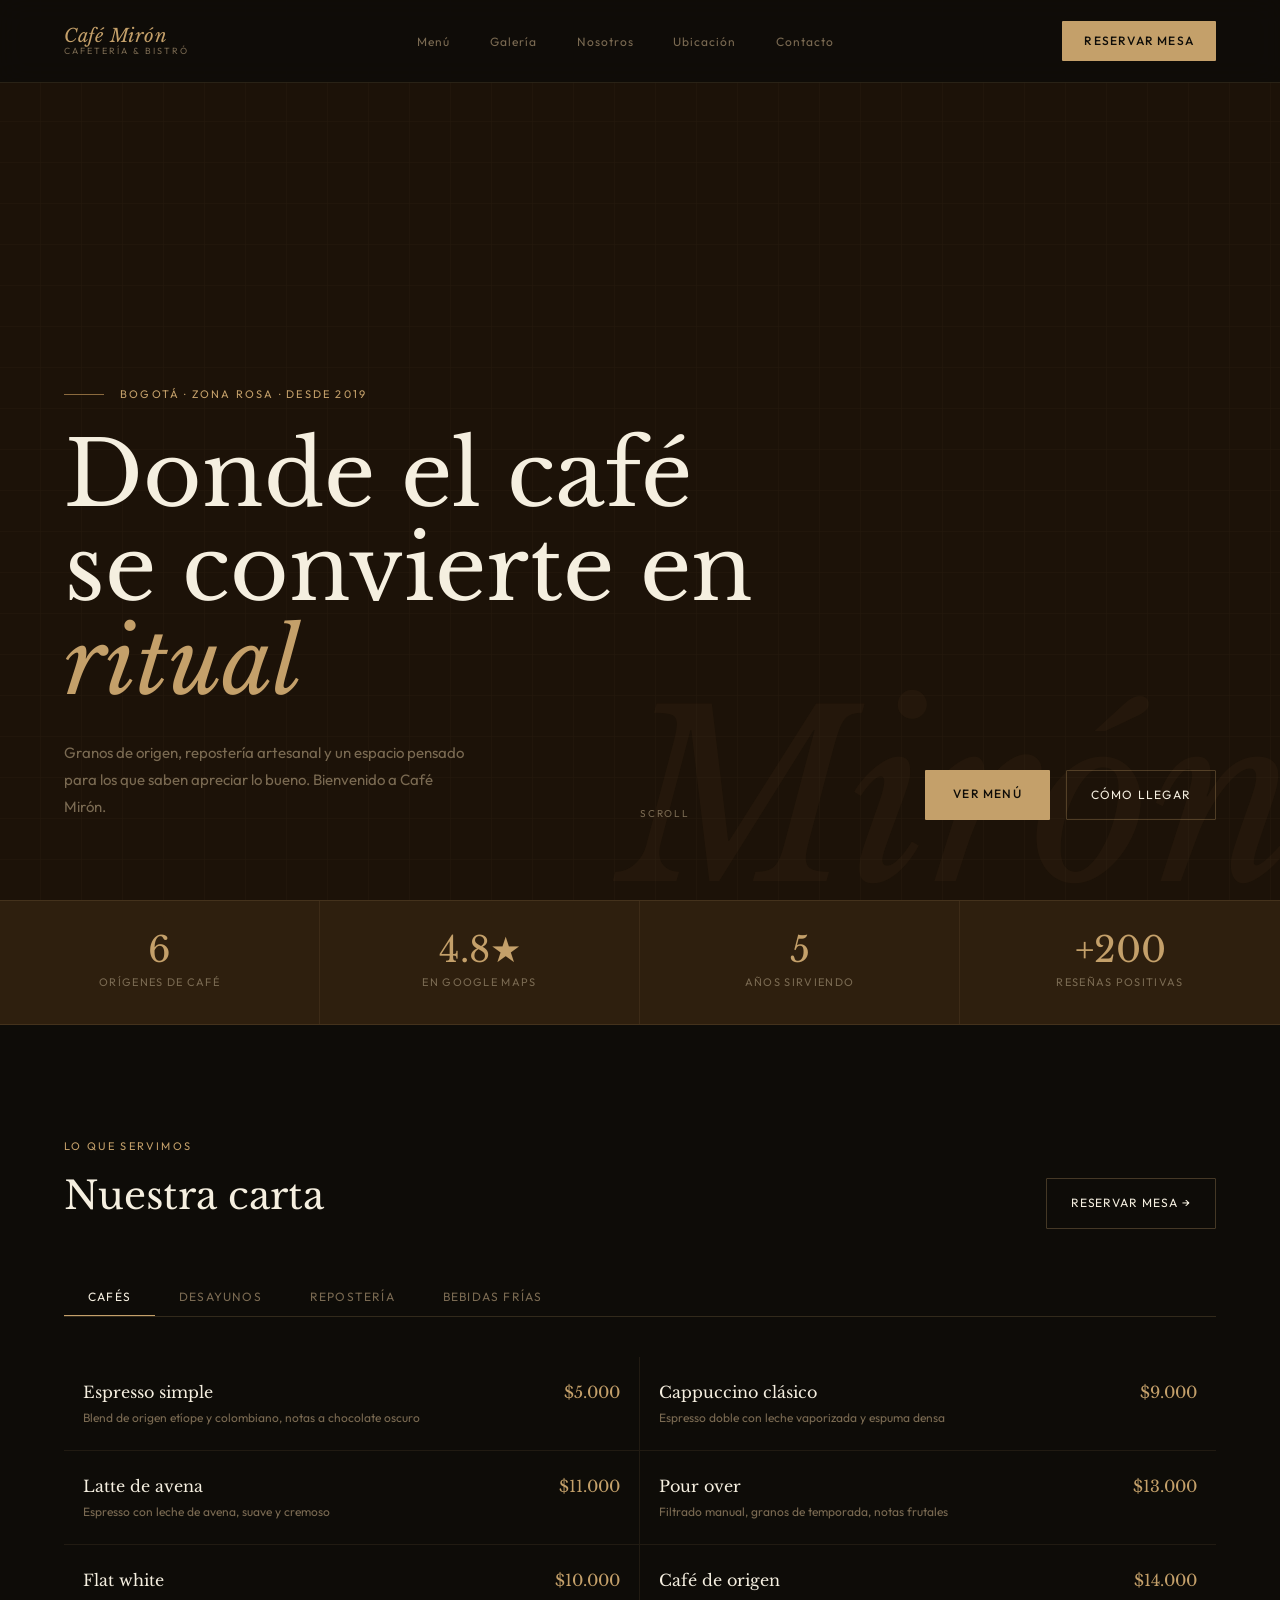
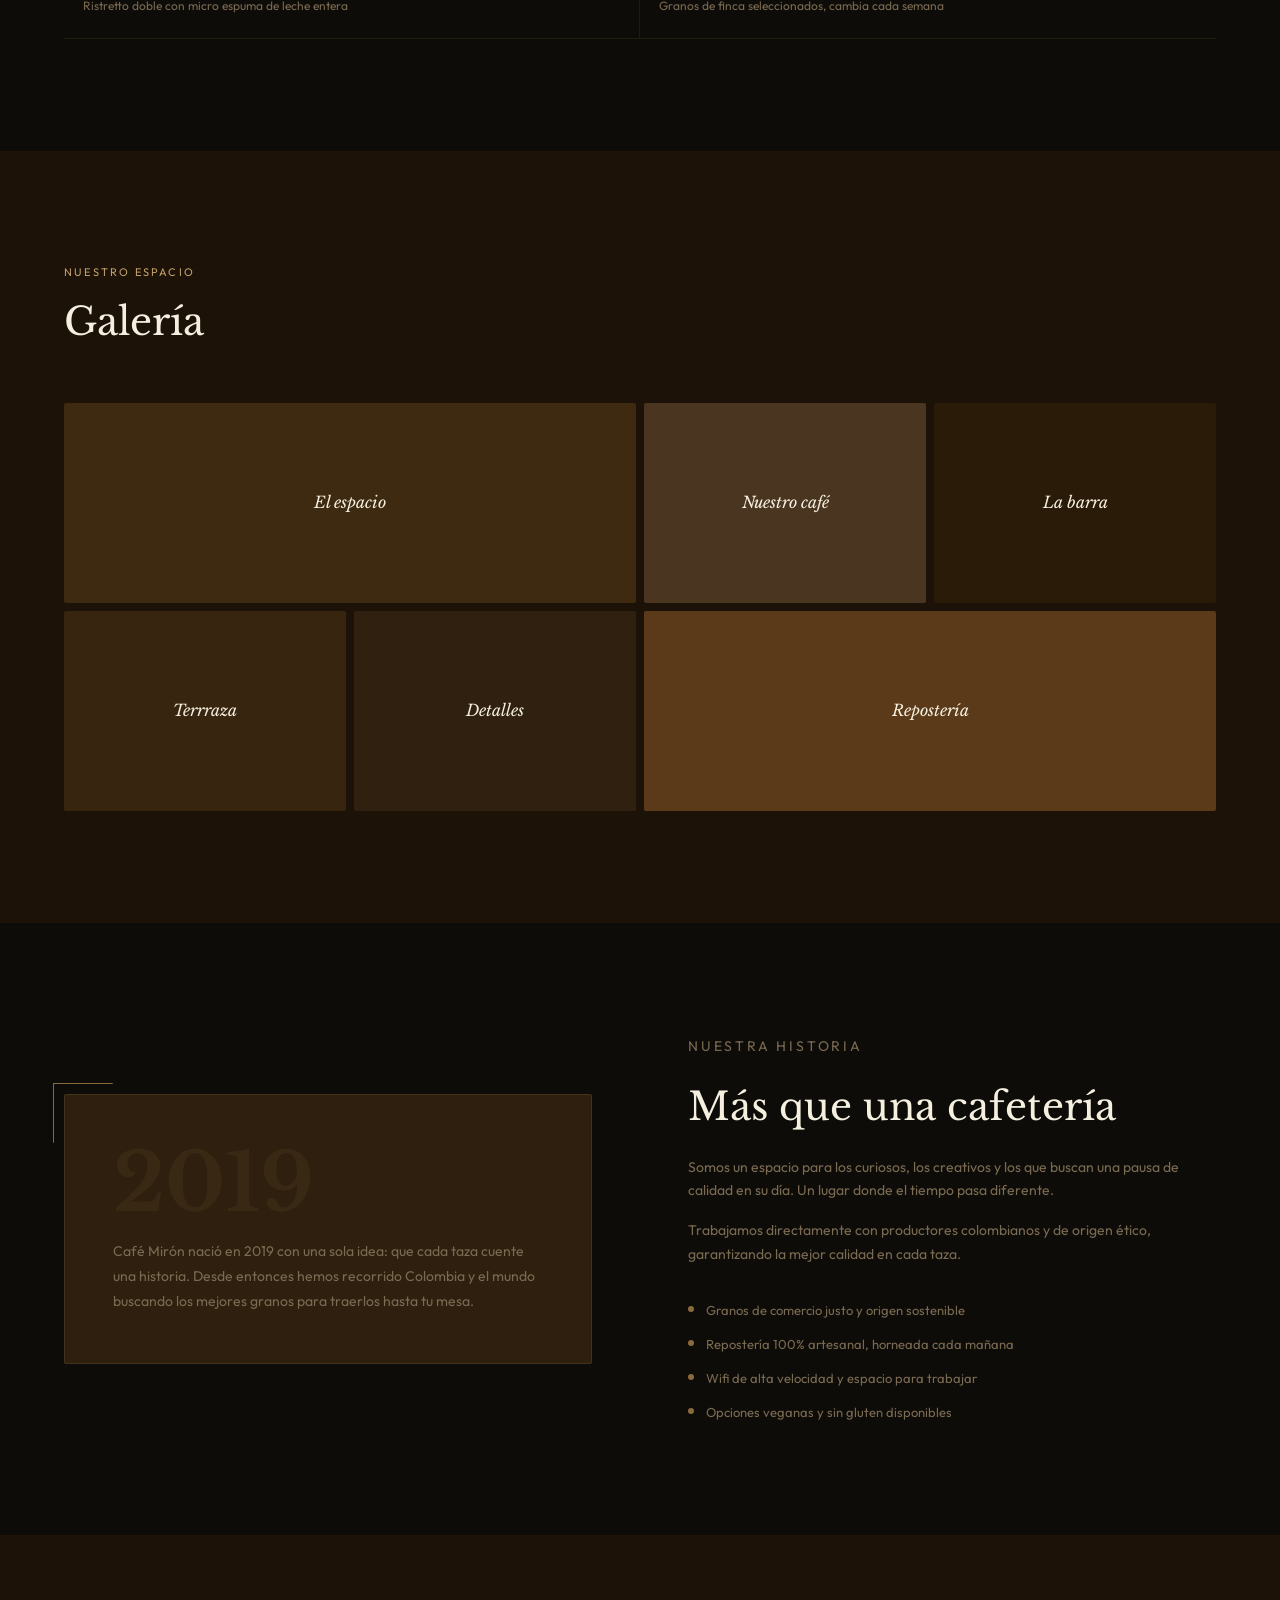
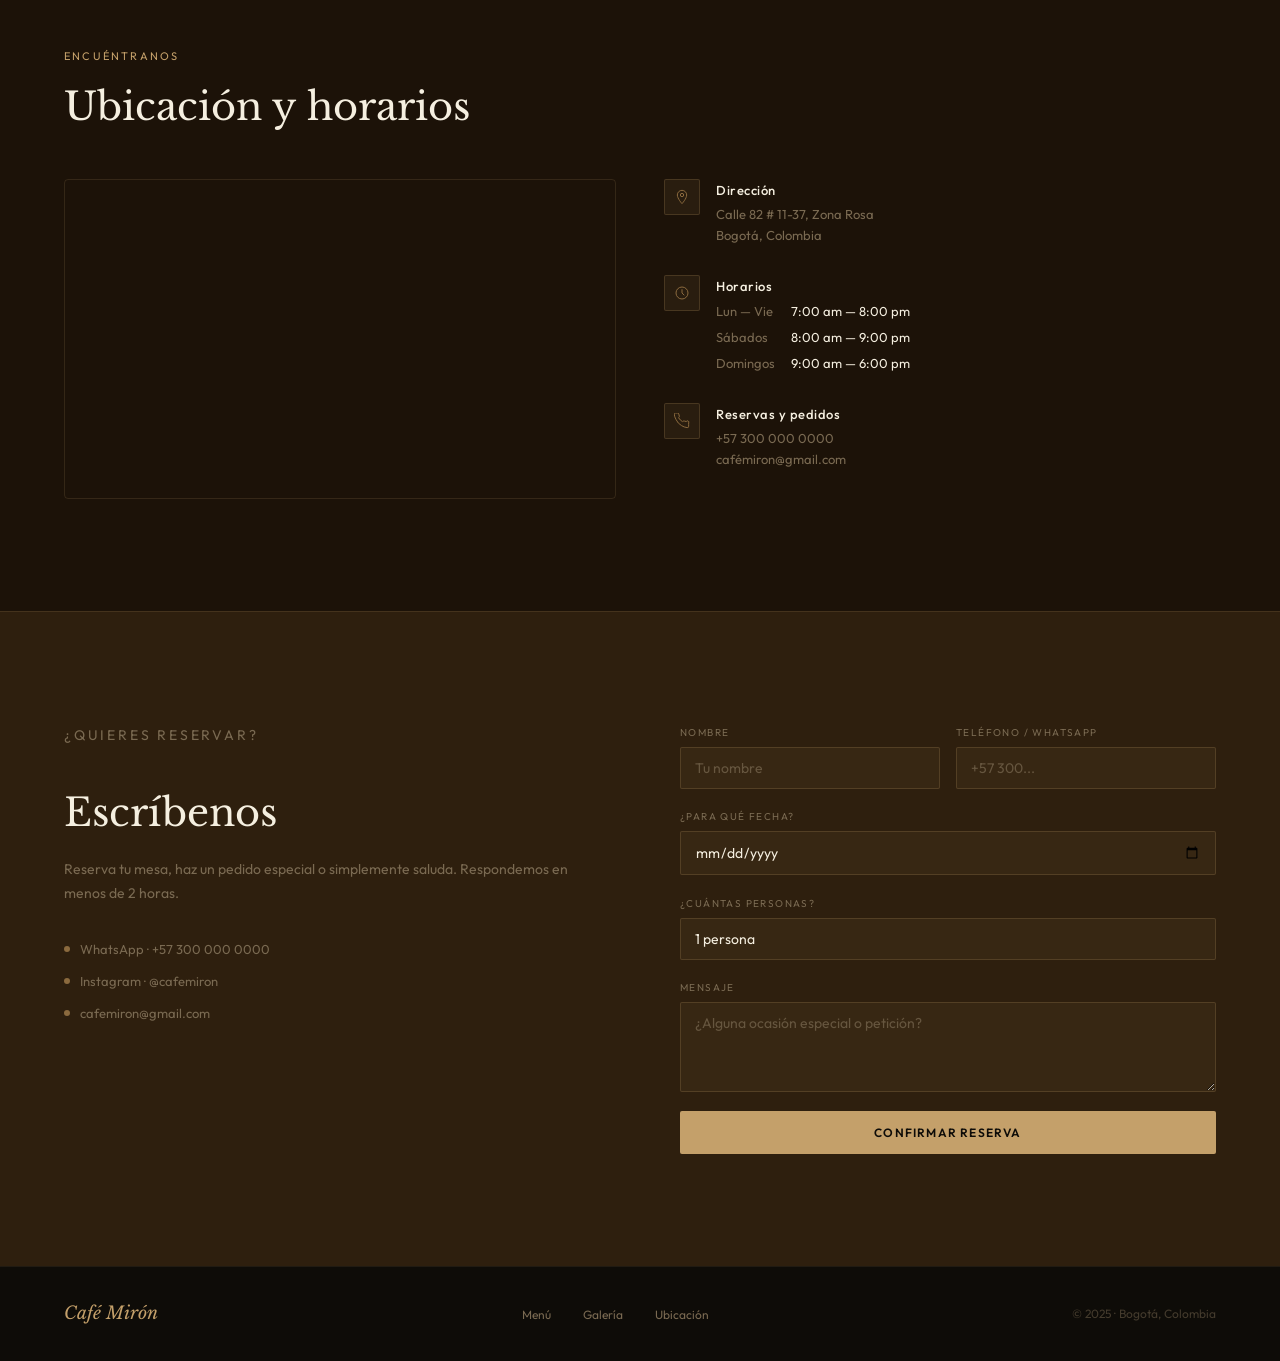
<file: cafe-miron/index.html>
<!DOCTYPE html>
<html lang="es">
<head>
  <meta charset="UTF-8">
  <meta name="viewport" content="width=device-width, initial-scale=1.0">
  <title>Café Mirón — Cafetería & Bistró</title>
  <link rel="preconnect" href="https://fonts.googleapis.com">
  <link rel="preconnect" href="https://fonts.gstatic.com" crossorigin>
  <link href="https://fonts.googleapis.com/css2?family=Libre+Baskerville:ital,wght@0,400;0,700;1,400&family=Outfit:wght@300;400;500;600&display=swap" rel="stylesheet">
  <style>
    *, *::before, *::after { box-sizing: border-box; margin: 0; padding: 0; }

    :root {
      --dark:    #0E0C08;
      --espresso:#1C1208;
      --mocha:   #2E1F0E;
      --caramel: #8B6A3E;
      --latte:   #C4A06A;
      --cream:   #F5EFE0;
      --offwhite:#FAF7F0;
      --muted:   #7A6A52;
      --font-d:  'Libre Baskerville', Georgia, serif;
      --font-b:  'Outfit', sans-serif;
    }

    html { scroll-behavior: smooth; }

    body {
      background: var(--dark);
      color: var(--cream);
      font-family: var(--font-b);
      font-size: 16px;
      line-height: 1.7;
      overflow-x: hidden;
    }

    /* ── NAV ── */
    nav {
      position: fixed;
      top: 0; left: 0; right: 0;
      z-index: 200;
      display: flex;
      align-items: center;
      justify-content: space-between;
      padding: 1.3rem 4rem;
      background: rgba(14,12,8,0.88);
      backdrop-filter: blur(14px);
      border-bottom: 0.5px solid rgba(196,160,106,0.15);
      transition: padding 0.3s;
    }

    .nav-brand {
      display: flex;
      flex-direction: column;
      line-height: 1;
    }

    .nav-brand-name {
      font-family: var(--font-d);
      font-size: 1.15rem;
      font-style: italic;
      color: var(--latte);
      letter-spacing: 0.04em;
    }

    .nav-brand-sub {
      font-size: 9px;
      letter-spacing: 0.22em;
      text-transform: uppercase;
      color: var(--muted);
    }

    .nav-links {
      display: flex;
      gap: 2.5rem;
      list-style: none;
    }

    .nav-links a {
      font-size: 12px;
      letter-spacing: 0.08em;
      color: var(--muted);
      text-decoration: none;
      transition: color 0.2s;
    }

    .nav-links a:hover { color: var(--cream); }

    .nav-reserve {
      font-size: 12px;
      letter-spacing: 0.1em;
      text-transform: uppercase;
      font-weight: 500;
      color: var(--dark);
      background: var(--latte);
      text-decoration: none;
      padding: 10px 22px;
      border-radius: 1px;
      transition: background 0.2s, transform 0.15s;
    }

    .nav-reserve:hover {
      background: var(--caramel);
      color: var(--cream);
      transform: translateY(-1px);
    }

    /* ── HERO ── */
    .hero {
      min-height: 100vh;
      position: relative;
      display: flex;
      flex-direction: column;
      justify-content: flex-end;
      padding: 0 4rem 5rem;
      overflow: hidden;
    }

    .hero-bg {
      position: absolute;
      inset: 0;
      background: var(--espresso);
      z-index: 0;
    }

    .hero-bg-pattern {
      position: absolute;
      inset: 0;
      opacity: 0.06;
      background-image:
        repeating-linear-gradient(0deg, transparent, transparent 40px, rgba(196,160,106,0.5) 40px, rgba(196,160,106,0.5) 41px),
        repeating-linear-gradient(90deg, transparent, transparent 40px, rgba(196,160,106,0.5) 40px, rgba(196,160,106,0.5) 41px);
    }

    .hero-big-text {
      position: absolute;
      bottom: -1rem;
      right: -1rem;
      font-family: var(--font-d);
      font-size: clamp(8rem, 18vw, 16rem);
      font-style: italic;
      font-weight: 400;
      color: rgba(139,106,62,0.07);
      line-height: 1;
      pointer-events: none;
      user-select: none;
    }

    .hero-tag-row {
      display: flex;
      align-items: center;
      gap: 1rem;
      margin-bottom: 1.5rem;
      position: relative;
      z-index: 1;
      opacity: 0;
      animation: fadeUp 0.7s 0.1s ease forwards;
    }

    .hero-tag {
      font-size: 11px;
      letter-spacing: 0.2em;
      text-transform: uppercase;
      color: var(--latte);
    }

    .hero-tag-line {
      width: 40px;
      height: 0.5px;
      background: var(--caramel);
    }

    .hero-title {
      font-family: var(--font-d);
      font-size: clamp(3.5rem, 7vw, 6rem);
      font-weight: 400;
      line-height: 1.05;
      margin-bottom: 1.8rem;
      position: relative;
      z-index: 1;
      opacity: 0;
      animation: fadeUp 0.8s 0.25s ease forwards;
    }

    .hero-title em {
      font-style: italic;
      color: var(--latte);
    }

    .hero-bottom {
      display: flex;
      align-items: flex-end;
      justify-content: space-between;
      position: relative;
      z-index: 1;
      opacity: 0;
      animation: fadeUp 0.8s 0.4s ease forwards;
    }

    .hero-desc {
      font-size: 15px;
      color: var(--muted);
      max-width: 400px;
      line-height: 1.8;
    }

    .hero-actions {
      display: flex;
      gap: 1rem;
    }

    .btn-gold {
      font-size: 12px;
      letter-spacing: 0.1em;
      text-transform: uppercase;
      font-weight: 500;
      color: var(--dark);
      background: var(--latte);
      text-decoration: none;
      padding: 14px 28px;
      border-radius: 1px;
      transition: background 0.2s, transform 0.15s;
    }

    .btn-gold:hover {
      background: var(--caramel);
      color: var(--cream);
      transform: translateY(-1px);
    }

    .btn-ghost {
      font-size: 12px;
      letter-spacing: 0.1em;
      text-transform: uppercase;
      color: var(--cream);
      text-decoration: none;
      padding: 14px 24px;
      border: 0.5px solid rgba(196,160,106,0.3);
      border-radius: 1px;
      transition: border-color 0.2s;
    }

    .btn-ghost:hover { border-color: var(--latte); color: var(--latte); }

    .hero-scroll {
      position: absolute;
      bottom: 2rem;
      left: 50%;
      transform: translateX(-50%);
      display: flex;
      flex-direction: column;
      align-items: center;
      gap: 6px;
      z-index: 1;
      opacity: 0;
      animation: fadeUp 0.8s 0.6s ease forwards;
    }

    .hero-scroll span {
      font-size: 10px;
      letter-spacing: 0.18em;
      text-transform: uppercase;
      color: var(--muted);
    }

    .scroll-line {
      width: 0.5px;
      height: 40px;
      background: linear-gradient(to bottom, var(--caramel), transparent);
      animation: scrollLine 1.8s ease-in-out infinite;
    }

    @keyframes scrollLine {
      0%, 100% { opacity: 0.3; transform: scaleY(1); }
      50% { opacity: 1; transform: scaleY(1.2); }
    }

    /* ── STATS STRIP ── */
    .stats-strip {
      background: var(--mocha);
      border-top: 0.5px solid rgba(196,160,106,0.15);
      border-bottom: 0.5px solid rgba(196,160,106,0.15);
      display: grid;
      grid-template-columns: repeat(4, 1fr);
    }

    .stat-item {
      padding: 2rem;
      text-align: center;
      border-right: 0.5px solid rgba(196,160,106,0.1);
      transition: background 0.2s;
    }

    .stat-item:last-child { border-right: none; }
    .stat-item:hover { background: rgba(196,160,106,0.05); }

    .stat-number {
      font-family: var(--font-d);
      font-size: 2.2rem;
      font-weight: 400;
      color: var(--latte);
      line-height: 1;
      margin-bottom: 0.3rem;
    }

    .stat-label {
      font-size: 11px;
      letter-spacing: 0.12em;
      text-transform: uppercase;
      color: var(--muted);
    }

    /* ── MENU SECTION ── */
    .menu-section {
      padding: 7rem 4rem;
    }

    .section-header {
      display: flex;
      justify-content: space-between;
      align-items: flex-end;
      margin-bottom: 3rem;
    }

    .section-tag {
      font-size: 11px;
      letter-spacing: 0.2em;
      text-transform: uppercase;
      color: var(--latte);
      margin-bottom: 0.5rem;
    }

    .section-title {
      font-family: var(--font-d);
      font-size: clamp(1.8rem, 3vw, 2.5rem);
      font-weight: 400;
      color: var(--cream);
    }

    /* TABS */
    .menu-tabs {
      display: flex;
      gap: 0;
      border-bottom: 0.5px solid rgba(196,160,106,0.2);
      margin-bottom: 2.5rem;
    }

    .tab-btn {
      font-size: 12px;
      letter-spacing: 0.1em;
      text-transform: uppercase;
      color: var(--muted);
      background: none;
      border: none;
      cursor: pointer;
      padding: 12px 24px;
      position: relative;
      transition: color 0.2s;
      font-family: var(--font-b);
    }

    .tab-btn::after {
      content: '';
      position: absolute;
      bottom: -0.5px; left: 0; right: 0;
      height: 1.5px;
      background: var(--latte);
      transform: scaleX(0);
      transition: transform 0.25s ease;
    }

    .tab-btn.active { color: var(--cream); }
    .tab-btn.active::after { transform: scaleX(1); }
    .tab-btn:hover { color: var(--cream); }

    .menu-panel { display: none; }
    .menu-panel.active { display: block; animation: fadeIn 0.3s ease; }

    @keyframes fadeIn { from { opacity: 0; } to { opacity: 1; } }

    .menu-grid {
      display: grid;
      grid-template-columns: repeat(2, 1fr);
      gap: 0;
    }

    .menu-item {
      display: flex;
      justify-content: space-between;
      align-items: flex-start;
      padding: 1.4rem 1.2rem;
      border-bottom: 0.5px solid rgba(196,160,106,0.1);
      border-right: 0.5px solid rgba(196,160,106,0.1);
      gap: 1rem;
      transition: background 0.2s;
    }

    .menu-item:hover { background: rgba(196,160,106,0.04); }
    .menu-item:nth-child(2n) { border-right: none; }

    .menu-item-info h4 {
      font-family: var(--font-d);
      font-size: 1rem;
      font-weight: 400;
      color: var(--cream);
      margin-bottom: 3px;
    }

    .menu-item-info p {
      font-size: 12px;
      color: var(--muted);
      line-height: 1.5;
    }

    .menu-item-price {
      font-family: var(--font-d);
      font-size: 1rem;
      color: var(--latte);
      white-space: nowrap;
      flex-shrink: 0;
    }

    /* ── GALLERY ── */
    .gallery-section {
      padding: 7rem 4rem;
      background: var(--espresso);
    }

    .gallery-grid {
      display: grid;
      grid-template-columns: repeat(4, 1fr);
      grid-template-rows: 200px 200px;
      gap: 8px;
      margin-top: 2.5rem;
    }

    .gallery-cell {
      position: relative;
      overflow: hidden;
      border-radius: 2px;
      cursor: pointer;
    }

    .gallery-cell:nth-child(1) { grid-column: 1 / 3; }
    .gallery-cell:nth-child(4) { grid-row: 2; grid-column: 3 / 5; }

    .gallery-fill {
      width: 100%;
      height: 100%;
      display: flex;
      align-items: center;
      justify-content: center;
      font-family: var(--font-d);
      font-style: italic;
      color: var(--cream);
      font-size: 1rem;
      transition: transform 0.4s ease;
    }

    .gallery-cell:hover .gallery-fill { transform: scale(1.06); }

    .gf1 { background: #3D2A10; }
    .gf2 { background: #4A3520; }
    .gf3 { background: #2A1A08; }
    .gf4 { background: #5A3A18; }
    .gf5 { background: #382510; }
    .gf6 { background: #302010; }

    .gallery-caption {
      position: absolute;
      bottom: 0; left: 0; right: 0;
      padding: 1rem;
      background: linear-gradient(transparent, rgba(14,12,8,0.8));
      font-size: 12px;
      color: var(--latte);
      letter-spacing: 0.08em;
      opacity: 0;
      transition: opacity 0.3s;
    }

    .gallery-cell:hover .gallery-caption { opacity: 1; }

    /* ── ABOUT ── */
    .about-section {
      padding: 7rem 4rem;
      display: grid;
      grid-template-columns: 1fr 1fr;
      gap: 6rem;
      align-items: center;
    }

    .about-visual {
      position: relative;
    }

    .about-main-block {
      background: var(--mocha);
      border: 0.5px solid rgba(196,160,106,0.15);
      border-radius: 2px;
      padding: 3rem;
      position: relative;
    }

    .about-accent {
      position: absolute;
      top: -12px; left: -12px;
      width: 60px; height: 60px;
      border-top: 1.5px solid var(--caramel);
      border-left: 1.5px solid var(--caramel);
      border-radius: 1px;
    }

    .about-year {
      font-family: var(--font-d);
      font-size: 5rem;
      font-weight: 700;
      color: rgba(196,160,106,0.08);
      line-height: 1;
      margin-bottom: 1rem;
    }

    .about-main-block p {
      font-size: 14px;
      color: var(--muted);
      line-height: 1.8;
    }

    .about-text .section-title { margin-bottom: 1rem; }

    .about-text > p {
      font-size: 14px;
      color: var(--muted);
      margin-bottom: 1rem;
    }

    .about-features {
      margin-top: 2rem;
      display: flex;
      flex-direction: column;
      gap: 12px;
    }

    .about-feature {
      display: flex;
      align-items: flex-start;
      gap: 12px;
      font-size: 13px;
      color: var(--muted);
    }

    .feature-dot {
      width: 6px; height: 6px;
      border-radius: 50%;
      background: var(--caramel);
      margin-top: 7px;
      flex-shrink: 0;
    }

    /* ── LOCATION ── */
    .location-section {
      padding: 7rem 4rem;
      background: var(--espresso);
    }

    .location-grid {
      display: grid;
      grid-template-columns: 1fr 1fr;
      gap: 3rem;
      margin-top: 2.5rem;
      align-items: start;
    }

    .map-container {
      border-radius: 4px;
      overflow: hidden;
      border: 0.5px solid rgba(196,160,106,0.15);
      height: 320px;
    }

    .map-container iframe {
      width: 100%;
      height: 100%;
      border: none;
      filter: grayscale(30%) invert(10%);
    }

    .location-info {
      display: flex;
      flex-direction: column;
      gap: 1.8rem;
    }

    .location-item {
      display: flex;
      gap: 1rem;
      align-items: flex-start;
    }

    .location-icon {
      width: 36px; height: 36px;
      background: rgba(196,160,106,0.08);
      border: 0.5px solid rgba(196,160,106,0.2);
      border-radius: 2px;
      display: flex;
      align-items: center;
      justify-content: center;
      flex-shrink: 0;
    }

    .location-item-text h4 {
      font-size: 13px;
      font-weight: 500;
      color: var(--cream);
      margin-bottom: 3px;
      letter-spacing: 0.04em;
    }

    .location-item-text p {
      font-size: 13px;
      color: var(--muted);
      line-height: 1.6;
    }

    .hours-grid {
      display: grid;
      grid-template-columns: auto 1fr;
      gap: 4px 16px;
      font-size: 13px;
    }

    .hours-day { color: var(--muted); }
    .hours-time { color: var(--cream); }

    /* ── CONTACT ── */
    .contact-section {
      padding: 7rem 4rem;
      background: var(--mocha);
      border-top: 0.5px solid rgba(196,160,106,0.15);
    }

    .contact-inner {
      display: grid;
      grid-template-columns: 1fr 1fr;
      gap: 5rem;
      align-items: start;
    }

    .contact-text .section-title { margin-bottom: 0.8rem; }

    .contact-text > p {
      font-size: 14px;
      color: var(--muted);
      margin-bottom: 2rem;
    }

    .contact-channels {
      display: flex;
      flex-direction: column;
      gap: 10px;
    }

    .contact-channel {
      display: flex;
      align-items: center;
      gap: 10px;
      font-size: 13px;
      color: var(--muted);
      text-decoration: none;
      transition: color 0.2s;
    }

    .contact-channel:hover { color: var(--latte); }

    .ch-dot {
      width: 6px; height: 6px;
      border-radius: 50%;
      background: var(--caramel);
      flex-shrink: 0;
    }

    .contact-form-wrap {
      display: flex;
      flex-direction: column;
      gap: 1.2rem;
    }

    .form-row {
      display: grid;
      grid-template-columns: 1fr 1fr;
      gap: 1rem;
    }

    .form-group {
      display: flex;
      flex-direction: column;
      gap: 6px;
    }

    .form-group label {
      font-size: 10px;
      letter-spacing: 0.14em;
      text-transform: uppercase;
      color: var(--muted);
    }

    .form-group input,
    .form-group select,
    .form-group textarea {
      background: rgba(196,160,106,0.06);
      border: 0.5px solid rgba(196,160,106,0.2);
      border-radius: 2px;
      color: var(--cream);
      font-family: var(--font-b);
      font-size: 14px;
      padding: 11px 14px;
      outline: none;
      transition: border-color 0.2s;
    }

    .form-group input::placeholder,
    .form-group textarea::placeholder { color: var(--muted); opacity: 0.7; }

    .form-group input:focus,
    .form-group select:focus,
    .form-group textarea:focus { border-color: var(--caramel); }

    .form-group select {
      appearance: none;
      cursor: pointer;
      color: var(--cream);
    }

    .form-group select option { background: var(--espresso); }

    .form-group textarea { height: 90px; resize: vertical; }

    .btn-submit {
      background: var(--latte);
      color: var(--dark);
      border: none;
      border-radius: 2px;
      font-family: var(--font-b);
      font-size: 12px;
      font-weight: 600;
      letter-spacing: 0.1em;
      text-transform: uppercase;
      padding: 14px;
      cursor: pointer;
      transition: background 0.2s, transform 0.15s;
    }

    .btn-submit:hover {
      background: var(--caramel);
      color: var(--cream);
      transform: translateY(-1px);
    }

    /* ── FOOTER ── */
    footer {
      background: var(--dark);
      border-top: 0.5px solid rgba(196,160,106,0.1);
      padding: 2rem 4rem;
      display: flex;
      justify-content: space-between;
      align-items: center;
    }

    .footer-brand {
      font-family: var(--font-d);
      font-size: 1.1rem;
      font-style: italic;
      color: var(--latte);
    }

    .footer-links {
      display: flex;
      gap: 2rem;
      list-style: none;
    }

    .footer-links a {
      font-size: 12px;
      color: var(--muted);
      text-decoration: none;
      transition: color 0.2s;
    }

    .footer-links a:hover { color: var(--cream); }

    footer p {
      font-size: 12px;
      color: rgba(122,106,82,0.5);
    }

    /* ── ANIMATIONS ── */
    @keyframes fadeUp {
      from { opacity: 0; transform: translateY(22px); }
      to   { opacity: 1; transform: translateY(0); }
    }

    .reveal {
      opacity: 0;
      transform: translateY(18px);
      transition: opacity 0.65s ease, transform 0.65s ease;
    }

    .reveal.visible { opacity: 1; transform: translateY(0); }

    .reveal-left {
      opacity: 0;
      transform: translateX(-20px);
      transition: opacity 0.65s ease, transform 0.65s ease;
    }

    .reveal-left.visible { opacity: 1; transform: translateX(0); }

    .reveal-right {
      opacity: 0;
      transform: translateX(20px);
      transition: opacity 0.65s ease, transform 0.65s ease;
    }

    .reveal-right.visible { opacity: 1; transform: translateX(0); }

    /* ── RESPONSIVE ── */
    @media (max-width: 900px) {
      nav { padding: 1rem 1.5rem; }
      .nav-links { display: none; }
      .hero { padding: 0 1.5rem 4rem; }
      .hero-bottom { flex-direction: column; align-items: flex-start; gap: 1.5rem; }
      .stats-strip { grid-template-columns: repeat(2, 1fr); }
      .menu-section { padding: 4rem 1.5rem; }
      .menu-grid { grid-template-columns: 1fr; }
      .menu-item:nth-child(2n) { border-right: 0.5px solid rgba(196,160,106,0.1); }
      .gallery-section { padding: 4rem 1.5rem; }
      .gallery-grid { grid-template-columns: repeat(2, 1fr); grid-template-rows: auto; }
      .gallery-cell:nth-child(1),
      .gallery-cell:nth-child(4) { grid-column: auto; grid-row: auto; }
      .about-section { padding: 4rem 1.5rem; grid-template-columns: 1fr; gap: 3rem; }
      .location-section { padding: 4rem 1.5rem; }
      .location-grid { grid-template-columns: 1fr; }
      .contact-section { padding: 4rem 1.5rem; }
      .contact-inner { grid-template-columns: 1fr; gap: 3rem; }
      .form-row { grid-template-columns: 1fr; }
      footer { padding: 1.5rem; flex-direction: column; gap: 1rem; text-align: center; }
      .footer-links { display: none; }
    }
  </style>
</head>
<body>

  <!-- NAV -->
  <nav>
    <div class="nav-brand">
      <span class="nav-brand-name">Café Mirón</span>
      <span class="nav-brand-sub">Cafetería & Bistró</span>
    </div>
    <ul class="nav-links">
      <li><a href="#menu">Menú</a></li>
      <li><a href="#galeria">Galería</a></li>
      <li><a href="#nosotros">Nosotros</a></li>
      <li><a href="#ubicacion">Ubicación</a></li>
      <li><a href="#contacto">Contacto</a></li>
    </ul>
    <a href="#contacto" class="nav-reserve">Reservar mesa</a>
  </nav>

  <!-- HERO -->
  <section class="hero">
    <div class="hero-bg"></div>
    <div class="hero-bg-pattern"></div>
    <div class="hero-big-text">Mirón</div>

    <div class="hero-tag-row">
      <div class="hero-tag-line"></div>
      <span class="hero-tag">Bogotá · Zona Rosa · Desde 2019</span>
    </div>

    <h1 class="hero-title">
      Donde el café<br>
      se convierte en<br>
      <em>ritual</em>
    </h1>

    <div class="hero-bottom">
      <p class="hero-desc">Granos de origen, repostería artesanal y un espacio pensado para los que saben apreciar lo bueno. Bienvenido a Café Mirón.</p>
      <div class="hero-actions">
        <a href="#menu" class="btn-gold">Ver menú</a>
        <a href="#ubicacion" class="btn-ghost">Cómo llegar</a>
      </div>
    </div>

    <div class="hero-scroll">
      <span>Scroll</span>
      <div class="scroll-line"></div>
    </div>
  </section>

  <!-- STATS -->
  <div class="stats-strip">
    <div class="stat-item reveal">
      <div class="stat-number">6</div>
      <div class="stat-label">Orígenes de café</div>
    </div>
    <div class="stat-item reveal">
      <div class="stat-number">4.8★</div>
      <div class="stat-label">En Google Maps</div>
    </div>
    <div class="stat-item reveal">
      <div class="stat-number">5</div>
      <div class="stat-label">Años sirviendo</div>
    </div>
    <div class="stat-item reveal">
      <div class="stat-number">+200</div>
      <div class="stat-label">Reseñas positivas</div>
    </div>
  </div>

  <!-- MENU -->
  <section class="menu-section" id="menu">
    <div class="section-header">
      <div>
        <p class="section-tag">Lo que servimos</p>
        <h2 class="section-title reveal">Nuestra carta</h2>
      </div>
      <a href="#contacto" class="btn-ghost" style="font-size:12px; letter-spacing:0.08em; text-transform:uppercase;">Reservar mesa →</a>
    </div>

    <div class="menu-tabs">
      <button class="tab-btn active" data-tab="cafes">Cafés</button>
      <button class="tab-btn" data-tab="desayunos">Desayunos</button>
      <button class="tab-btn" data-tab="reposteria">Repostería</button>
      <button class="tab-btn" data-tab="bebidas">Bebidas frías</button>
    </div>

    <div class="menu-panel active" id="tab-cafes">
      <div class="menu-grid">
        <div class="menu-item">
          <div class="menu-item-info">
            <h4>Espresso simple</h4>
            <p>Blend de origen etíope y colombiano, notas a chocolate oscuro</p>
          </div>
          <span class="menu-item-price">$5.000</span>
        </div>
        <div class="menu-item">
          <div class="menu-item-info">
            <h4>Cappuccino clásico</h4>
            <p>Espresso doble con leche vaporizada y espuma densa</p>
          </div>
          <span class="menu-item-price">$9.000</span>
        </div>
        <div class="menu-item">
          <div class="menu-item-info">
            <h4>Latte de avena</h4>
            <p>Espresso con leche de avena, suave y cremoso</p>
          </div>
          <span class="menu-item-price">$11.000</span>
        </div>
        <div class="menu-item">
          <div class="menu-item-info">
            <h4>Pour over</h4>
            <p>Filtrado manual, granos de temporada, notas frutales</p>
          </div>
          <span class="menu-item-price">$13.000</span>
        </div>
        <div class="menu-item">
          <div class="menu-item-info">
            <h4>Flat white</h4>
            <p>Ristretto doble con micro espuma de leche entera</p>
          </div>
          <span class="menu-item-price">$10.000</span>
        </div>
        <div class="menu-item">
          <div class="menu-item-info">
            <h4>Café de origen</h4>
            <p>Granos de finca seleccionados, cambia cada semana</p>
          </div>
          <span class="menu-item-price">$14.000</span>
        </div>
      </div>
    </div>

    <div class="menu-panel" id="tab-desayunos">
      <div class="menu-grid">
        <div class="menu-item">
          <div class="menu-item-info">
            <h4>Tostada con aguacate</h4>
            <p>Pan artesanal, aguacate, tomate cherry, semillas</p>
          </div>
          <span class="menu-item-price">$16.000</span>
        </div>
        <div class="menu-item">
          <div class="menu-item-info">
            <h4>Huevos benedictinos</h4>
            <p>Huevos pochados, jamón serrano, salsa holandesa</p>
          </div>
          <span class="menu-item-price">$22.000</span>
        </div>
        <div class="menu-item">
          <div class="menu-item-info">
            <h4>Bowl de granola</h4>
            <p>Granola artesanal, yogur griego, frutas de temporada</p>
          </div>
          <span class="menu-item-price">$14.000</span>
        </div>
        <div class="menu-item">
          <div class="menu-item-info">
            <h4>Croissant de jamón</h4>
            <p>Croissant horneado a diario, jamón y queso gruyère</p>
          </div>
          <span class="menu-item-price">$12.000</span>
        </div>
      </div>
    </div>

    <div class="menu-panel" id="tab-reposteria">
      <div class="menu-grid">
        <div class="menu-item">
          <div class="menu-item-info">
            <h4>Cheesecake de maracuyá</h4>
            <p>Receta de la casa, base de galleta, coulis tropical</p>
          </div>
          <span class="menu-item-price">$10.000</span>
        </div>
        <div class="menu-item">
          <div class="menu-item-info">
            <h4>Brownie de chocolate</h4>
            <p>Chocolate 70%, nueces, servido tibio con helado</p>
          </div>
          <span class="menu-item-price">$9.000</span>
        </div>
        <div class="menu-item">
          <div class="menu-item-info">
            <h4>Croissant de almendras</h4>
            <p>Hojaldrado, relleno de crema de almendras, laminadas</p>
          </div>
          <span class="menu-item-price">$8.500</span>
        </div>
        <div class="menu-item">
          <div class="menu-item-info">
            <h4>Tiramisú</h4>
            <p>Receta italiana clásica, espresso de la casa, mascarpone</p>
          </div>
          <span class="menu-item-price">$11.000</span>
        </div>
      </div>
    </div>

    <div class="menu-panel" id="tab-bebidas">
      <div class="menu-grid">
        <div class="menu-item">
          <div class="menu-item-info">
            <h4>Cold brew</h4>
            <p>Extracción en frío 18 horas, servido sobre hielo</p>
          </div>
          <span class="menu-item-price">$10.000</span>
        </div>
        <div class="menu-item">
          <div class="menu-item-info">
            <h4>Matcha latte frío</h4>
            <p>Matcha ceremonial japonés con leche de avena</p>
          </div>
          <span class="menu-item-price">$13.000</span>
        </div>
        <div class="menu-item">
          <div class="menu-item-info">
            <h4>Limonada de coco</h4>
            <p>Limón Tahití, coco, menta fresca, hielo triturado</p>
          </div>
          <span class="menu-item-price">$9.000</span>
        </div>
        <div class="menu-item">
          <div class="menu-item-info">
            <h4>Frappé de caramelo</h4>
            <p>Espresso, caramelo artesanal, crema batida</p>
          </div>
          <span class="menu-item-price">$12.000</span>
        </div>
      </div>
    </div>
  </section>

  <!-- GALLERY -->
  <section class="gallery-section" id="galeria">
    <div class="section-header">
      <div>
        <p class="section-tag">Nuestro espacio</p>
        <h2 class="section-title reveal">Galería</h2>
      </div>
    </div>
    <div class="gallery-grid">
      <div class="gallery-cell reveal">
        <div class="gallery-fill gf1">El espacio</div>
        <div class="gallery-caption">Salón principal</div>
      </div>
      <div class="gallery-cell reveal">
        <div class="gallery-fill gf2">Nuestro café</div>
        <div class="gallery-caption">Granos de origen</div>
      </div>
      <div class="gallery-cell reveal">
        <div class="gallery-fill gf3">La barra</div>
        <div class="gallery-caption">Proceso artesanal</div>
      </div>
      <div class="gallery-cell reveal">
        <div class="gallery-fill gf4">Repostería</div>
        <div class="gallery-caption">Hecho cada mañana</div>
      </div>
      <div class="gallery-cell reveal">
        <div class="gallery-fill gf5">Terrraza</div>
        <div class="gallery-caption">Al aire libre</div>
      </div>
      <div class="gallery-cell reveal">
        <div class="gallery-fill gf6">Detalles</div>
        <div class="gallery-caption">Cuidado en todo</div>
      </div>
    </div>
  </section>

  <!-- ABOUT -->
  <section class="about-section" id="nosotros">
    <div class="about-visual reveal-left">
      <div class="about-main-block">
        <div class="about-accent"></div>
        <div class="about-year">2019</div>
        <p>Café Mirón nació en 2019 con una sola idea: que cada taza cuente una historia. Desde entonces hemos recorrido Colombia y el mundo buscando los mejores granos para traerlos hasta tu mesa.</p>
      </div>
    </div>
    <div class="about-text reveal-right">
      <p class="section-tag">Nuestra historia</p>
      <h2 class="section-title">Más que una cafetería</h2>
      <p>Somos un espacio para los curiosos, los creativos y los que buscan una pausa de calidad en su día. Un lugar donde el tiempo pasa diferente.</p>
      <p>Trabajamos directamente con productores colombianos y de origen ético, garantizando la mejor calidad en cada taza.</p>
      <div class="about-features">
        <div class="about-feature"><span class="feature-dot"></span>Granos de comercio justo y origen sostenible</div>
        <div class="about-feature"><span class="feature-dot"></span>Repostería 100% artesanal, horneada cada mañana</div>
        <div class="about-feature"><span class="feature-dot"></span>Wifi de alta velocidad y espacio para trabajar</div>
        <div class="about-feature"><span class="feature-dot"></span>Opciones veganas y sin gluten disponibles</div>
      </div>
    </div>
  </section>

  <!-- LOCATION -->
  <section class="location-section" id="ubicacion">
    <p class="section-tag">Encuéntranos</p>
    <h2 class="section-title reveal">Ubicación y horarios</h2>
    <div class="location-grid">
      <div class="map-container reveal">
        <iframe
          src="https://www.google.com/maps/embed?pb=!1m18!1m12!1m3!1d3976.7932!2d-74.0530!3d4.6660!2m3!1f0!2f0!3f0!3m2!1i1024!2i768!4f13.1!3m3!1m2!1s0x0%3A0x0!2zNMKwMzknNTcuNiJOIDc0wrAwMycxMC44Ilc!5e0!3m2!1ses!2sco!4v1700000000000"
          allowfullscreen=""
          loading="lazy"
          referrerpolicy="no-referrer-when-downgrade">
        </iframe>
      </div>
      <div class="location-info reveal">
        <div class="location-item">
          <div class="location-icon">
            <svg width="16" height="16" viewBox="0 0 24 24" fill="none">
              <path d="M12 2C8.13 2 5 5.13 5 9c0 5.25 7 13 7 13s7-7.75 7-13c0-3.87-3.13-7-7-7z" stroke="#8B6A3E" stroke-width="1.5"/>
              <circle cx="12" cy="9" r="2.5" stroke="#8B6A3E" stroke-width="1.5"/>
            </svg>
          </div>
          <div class="location-item-text">
            <h4>Dirección</h4>
            <p>Calle 82 # 11-37, Zona Rosa<br>Bogotá, Colombia</p>
          </div>
        </div>
        <div class="location-item">
          <div class="location-icon">
            <svg width="16" height="16" viewBox="0 0 24 24" fill="none">
              <circle cx="12" cy="12" r="9" stroke="#8B6A3E" stroke-width="1.5"/>
              <polyline points="12,7 12,12 15,15" stroke="#8B6A3E" stroke-width="1.5" stroke-linecap="round"/>
            </svg>
          </div>
          <div class="location-item-text">
            <h4>Horarios</h4>
            <div class="hours-grid">
              <span class="hours-day">Lun — Vie</span><span class="hours-time">7:00 am — 8:00 pm</span>
              <span class="hours-day">Sábados</span><span class="hours-time">8:00 am — 9:00 pm</span>
              <span class="hours-day">Domingos</span><span class="hours-time">9:00 am — 6:00 pm</span>
            </div>
          </div>
        </div>
        <div class="location-item">
          <div class="location-icon">
            <svg width="16" height="16" viewBox="0 0 24 24" fill="none">
              <path d="M22 16.92v3a2 2 0 01-2.18 2 19.79 19.79 0 01-8.63-3.07A19.5 19.5 0 013.07 9.8 19.79 19.79 0 01.22 1.18 2 2 0 012.22 0h3a2 2 0 012 1.72c.127.96.361 1.903.7 2.81a2 2 0 01-.45 2.11L6.91 7.09a16 16 0 006 6l.56-.56a2 2 0 012.11-.45c.907.339 1.85.573 2.81.7A2 2 0 0122 14.92z" stroke="#8B6A3E" stroke-width="1.5"/>
            </svg>
          </div>
          <div class="location-item-text">
            <h4>Reservas y pedidos</h4>
            <p>+57 300 000 0000<br>cafémiron@gmail.com</p>
          </div>
        </div>
      </div>
    </div>
  </section>

  <!-- CONTACT -->
  <section class="contact-section" id="contacto">
    <div class="contact-inner">
      <div class="contact-text reveal-left">
        <p class="section-tag">¿Quieres reservar?</p>
        <h2 class="section-title">Escríbenos</h2>
        <p>Reserva tu mesa, haz un pedido especial o simplemente saluda. Respondemos en menos de 2 horas.</p>
        <div class="contact-channels">
          <a href="https://wa.me/573000000000" class="contact-channel" target="_blank">
            <span class="ch-dot"></span>WhatsApp · +57 300 000 0000
          </a>
          <a href="#" class="contact-channel">
            <span class="ch-dot"></span>Instagram · @cafemiron
          </a>
          <a href="mailto:cafemiron@gmail.com" class="contact-channel">
            <span class="ch-dot"></span>cafemiron@gmail.com
          </a>
        </div>
      </div>
      <div class="contact-form-wrap reveal-right">
        <div class="form-row">
          <div class="form-group">
            <label>Nombre</label>
            <input type="text" placeholder="Tu nombre">
          </div>
          <div class="form-group">
            <label>Teléfono / WhatsApp</label>
            <input type="text" placeholder="+57 300...">
          </div>
        </div>
        <div class="form-group">
          <label>¿Para qué fecha?</label>
          <input type="date">
        </div>
        <div class="form-group">
          <label>¿Cuántas personas?</label>
          <select>
            <option>1 persona</option>
            <option>2 personas</option>
            <option>3–4 personas</option>
            <option>5 o más</option>
          </select>
        </div>
        <div class="form-group">
          <label>Mensaje</label>
          <textarea placeholder="¿Alguna ocasión especial o petición?"></textarea>
        </div>
        <button class="btn-submit" onclick="this.textContent='¡Reserva enviada! ✓'; this.style.background='#3D5A3E'; setTimeout(()=>{this.textContent='Confirmar reserva'; this.style.background=''},3000)">
          Confirmar reserva
        </button>
      </div>
    </div>
  </section>

  <!-- FOOTER -->
  <footer>
    <span class="footer-brand">Café Mirón</span>
    <ul class="footer-links">
      <li><a href="#menu">Menú</a></li>
      <li><a href="#galeria">Galería</a></li>
      <li><a href="#ubicacion">Ubicación</a></li>
    </ul>
    <p>© 2025 · Bogotá, Colombia</p>
  </footer>

  <script>
    // Scroll reveal
    const reveals = document.querySelectorAll('.reveal, .reveal-left, .reveal-right');
    const obs = new IntersectionObserver((entries) => {
      entries.forEach((e, i) => {
        if (e.isIntersecting) {
          setTimeout(() => e.target.classList.add('visible'), i * 90);
          obs.unobserve(e.target);
        }
      });
    }, { threshold: 0.08 });
    reveals.forEach(el => obs.observe(el));

    // Menu tabs
    document.querySelectorAll('.tab-btn').forEach(btn => {
      btn.addEventListener('click', () => {
        document.querySelectorAll('.tab-btn').forEach(b => b.classList.remove('active'));
        document.querySelectorAll('.menu-panel').forEach(p => p.classList.remove('active'));
        btn.classList.add('active');
        document.getElementById('tab-' + btn.dataset.tab).classList.add('active');
      });
    });
  </script>

</body>
</html>
</file>
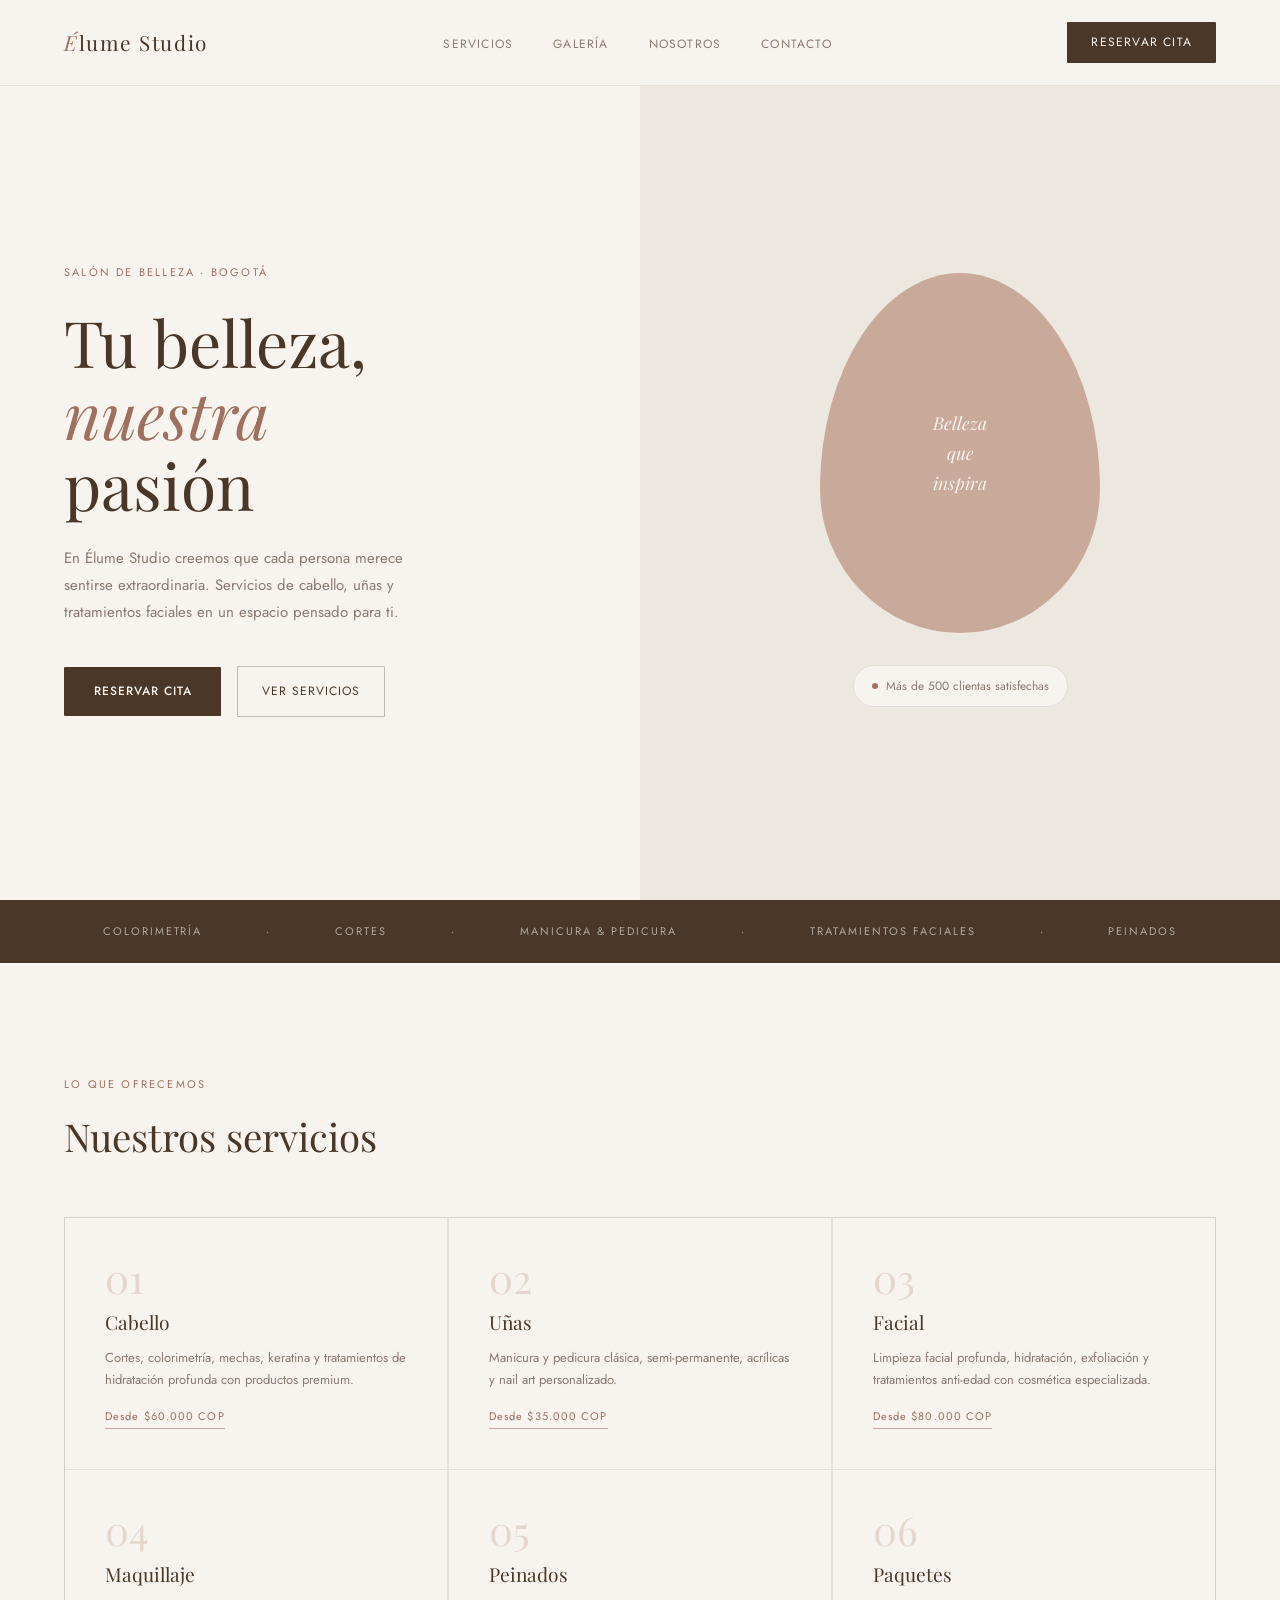
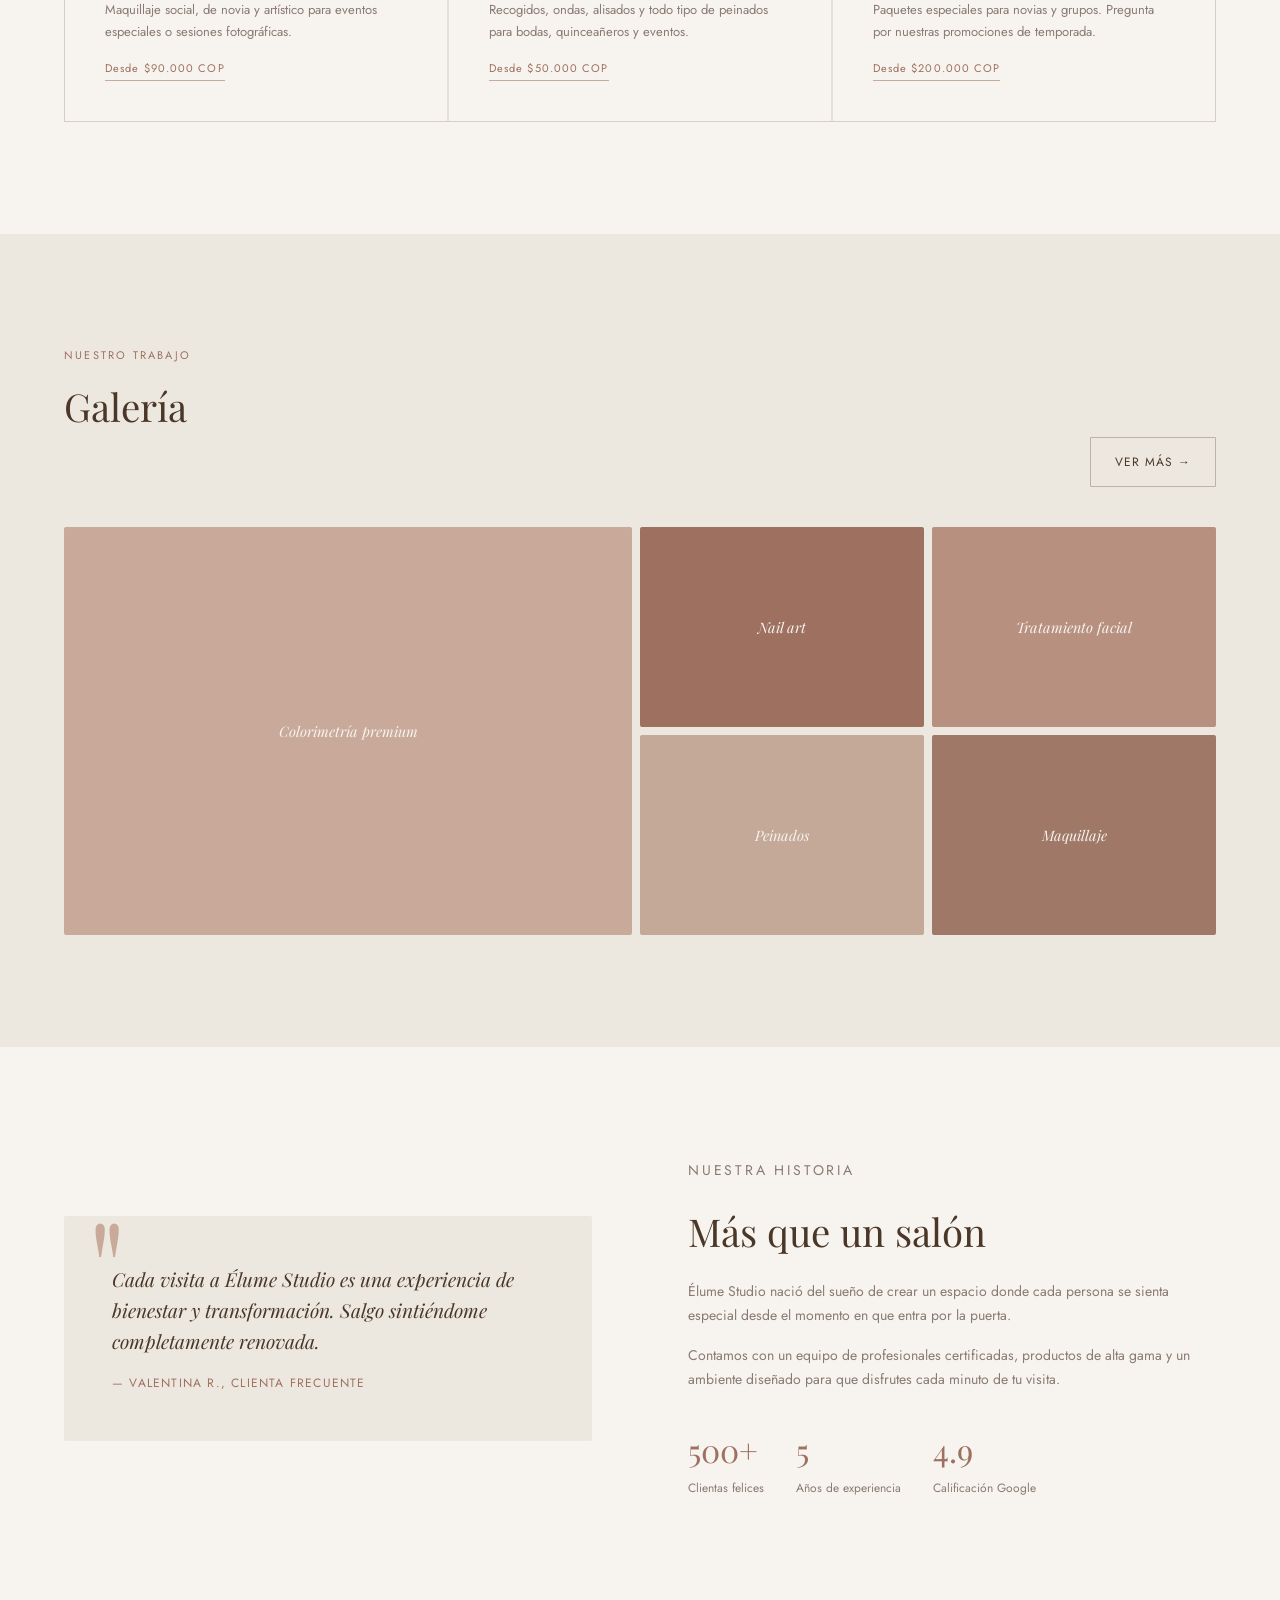
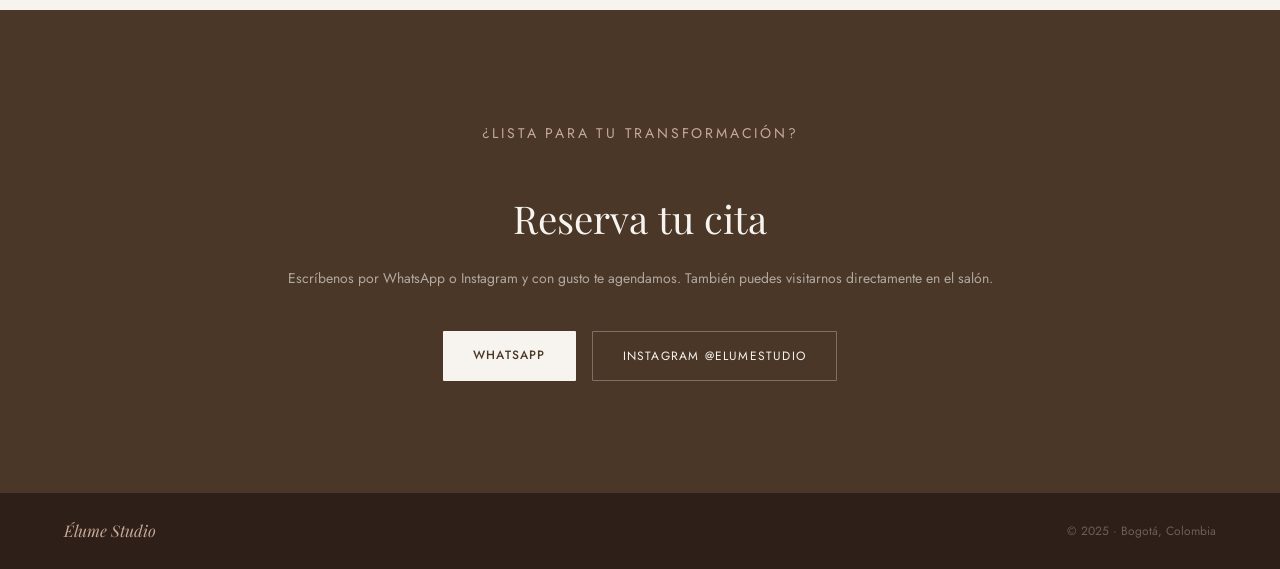
<file: elume-studio/index.html>
<!DOCTYPE html>
<html lang="es">
<head>
  <meta charset="UTF-8">
  <meta name="viewport" content="width=device-width, initial-scale=1.0">
  <title>Élume Studio — Salón de Belleza</title>
  <link rel="preconnect" href="https://fonts.googleapis.com">
  <link rel="preconnect" href="https://fonts.gstatic.com" crossorigin>
  <link href="https://fonts.googleapis.com/css2?family=Playfair+Display:ital,wght@0,400;0,500;1,400&family=Jost:wght@300;400;500&display=swap" rel="stylesheet">
  <style>
    *, *::before, *::after { box-sizing: border-box; margin: 0; padding: 0; }

    :root {
      --ivory:   #F7F4EF;
      --sand:    #EDE8DF;
      --rose:    #C9A99A;
      --rosedark:#9E7060;
      --brown:   #4A3728;
      --muted:   #8A7A72;
      --font-d:  'Playfair Display', Georgia, serif;
      --font-b:  'Jost', sans-serif;
    }

    html { scroll-behavior: smooth; }

    body {
      background: var(--ivory);
      color: var(--brown);
      font-family: var(--font-b);
      font-size: 16px;
      line-height: 1.7;
    }

    /* NAV */
    nav {
      position: fixed;
      top: 0; left: 0; right: 0;
      z-index: 100;
      display: flex;
      align-items: center;
      justify-content: space-between;
      padding: 1.4rem 4rem;
      background: rgba(247, 244, 239, 0.9);
      backdrop-filter: blur(10px);
      border-bottom: 0.5px solid rgba(74,55,40,0.1);
    }

    .nav-brand {
      font-family: var(--font-d);
      font-size: 1.3rem;
      font-weight: 400;
      letter-spacing: 0.08em;
      color: var(--brown);
      text-decoration: none;
    }

    .nav-brand span {
      font-style: italic;
      color: var(--rosedark);
    }

    .nav-links {
      display: flex;
      gap: 2.5rem;
      list-style: none;
    }

    .nav-links a {
      font-size: 12px;
      letter-spacing: 0.1em;
      text-transform: uppercase;
      color: var(--muted);
      text-decoration: none;
      transition: color 0.2s;
    }

    .nav-links a:hover { color: var(--brown); }

    .nav-btn {
      font-size: 12px;
      letter-spacing: 0.1em;
      text-transform: uppercase;
      color: var(--ivory);
      background: var(--brown);
      text-decoration: none;
      padding: 10px 24px;
      border-radius: 1px;
      transition: background 0.2s;
    }

    .nav-btn:hover { background: var(--rosedark); }

    /* HERO */
    .hero {
      min-height: 100vh;
      display: grid;
      grid-template-columns: 1fr 1fr;
      padding-top: 80px;
    }

    .hero-left {
      display: flex;
      flex-direction: column;
      justify-content: center;
      padding: 4rem 3rem 4rem 4rem;
      animation: fadeUp 0.8s ease both;
    }

    .hero-eyebrow {
      font-size: 11px;
      letter-spacing: 0.2em;
      text-transform: uppercase;
      color: var(--rosedark);
      margin-bottom: 1.5rem;
    }

    .hero-title {
      font-family: var(--font-d);
      font-size: clamp(2.8rem, 5vw, 4.2rem);
      font-weight: 400;
      line-height: 1.12;
      margin-bottom: 1.5rem;
    }

    .hero-title em {
      font-style: italic;
      color: var(--rosedark);
    }

    .hero-desc {
      font-size: 15px;
      color: var(--muted);
      max-width: 380px;
      margin-bottom: 2.5rem;
      line-height: 1.8;
    }

    .hero-actions {
      display: flex;
      gap: 1rem;
      align-items: center;
    }

    .btn-dark {
      font-size: 12px;
      letter-spacing: 0.08em;
      text-transform: uppercase;
      font-weight: 500;
      color: var(--ivory);
      background: var(--brown);
      text-decoration: none;
      padding: 14px 30px;
      border-radius: 1px;
      transition: background 0.2s, transform 0.15s;
    }

    .btn-dark:hover {
      background: var(--rosedark);
      transform: translateY(-1px);
    }

    .btn-outline {
      font-size: 12px;
      letter-spacing: 0.08em;
      text-transform: uppercase;
      color: var(--brown);
      text-decoration: none;
      padding: 14px 24px;
      border: 0.5px solid rgba(74,55,40,0.3);
      border-radius: 1px;
      transition: border-color 0.2s, color 0.2s;
    }

    .btn-outline:hover {
      border-color: var(--brown);
      color: var(--rosedark);
    }

    .hero-right {
      background: var(--sand);
      position: relative;
      overflow: hidden;
      display: flex;
      align-items: center;
      justify-content: center;
    }

    .hero-right-inner {
      text-align: center;
      padding: 3rem;
      animation: fadeUp 0.8s 0.2s ease both;
    }

    .hero-circle {
      width: 280px;
      height: 360px;
      background: var(--rose);
      border-radius: 50% 50% 50% 50% / 60% 60% 40% 40%;
      margin: 0 auto 2rem;
      display: flex;
      align-items: center;
      justify-content: center;
      position: relative;
      overflow: hidden;
    }

    .hero-circle-text {
      font-family: var(--font-d);
      font-size: 1.1rem;
      font-style: italic;
      color: var(--ivory);
      text-align: center;
      padding: 1rem;
    }

    .hero-badge {
      display: inline-flex;
      align-items: center;
      gap: 8px;
      font-size: 12px;
      color: var(--muted);
      background: var(--ivory);
      padding: 10px 18px;
      border-radius: 30px;
      border: 0.5px solid rgba(74,55,40,0.12);
    }

    .badge-dot {
      width: 6px; height: 6px;
      border-radius: 50%;
      background: var(--rosedark);
    }

    /* STRIP */
    .strip {
      background: var(--brown);
      display: flex;
      justify-content: center;
      gap: 4rem;
      padding: 1.4rem 4rem;
      overflow: hidden;
    }

    .strip-item {
      font-size: 11px;
      letter-spacing: 0.18em;
      text-transform: uppercase;
      color: rgba(247,244,239,0.6);
      white-space: nowrap;
    }

    /* SERVICES */
    .services {
      padding: 7rem 4rem;
    }

    .section-eyebrow {
      font-size: 11px;
      letter-spacing: 0.2em;
      text-transform: uppercase;
      color: var(--rosedark);
      margin-bottom: 0.6rem;
    }

    .section-title {
      font-family: var(--font-d);
      font-size: clamp(1.8rem, 3vw, 2.6rem);
      font-weight: 400;
      margin-bottom: 3rem;
      color: var(--brown);
    }

    .services-grid {
      display: grid;
      grid-template-columns: repeat(3, 1fr);
      gap: 1.5px;
      background: rgba(74,55,40,0.1);
      border: 0.5px solid rgba(74,55,40,0.1);
    }

    .service-item {
      background: var(--ivory);
      padding: 2.5rem;
      transition: background 0.2s;
    }

    .service-item:hover { background: var(--sand); }

    .service-num {
      font-family: var(--font-d);
      font-size: 2.5rem;
      font-weight: 400;
      color: rgba(201,169,154,0.4);
      margin-bottom: 0.5rem;
      line-height: 1;
    }

    .service-item h3 {
      font-family: var(--font-d);
      font-size: 1.2rem;
      font-weight: 400;
      margin-bottom: 0.5rem;
      color: var(--brown);
    }

    .service-item p {
      font-size: 13px;
      color: var(--muted);
      line-height: 1.7;
    }

    .service-price-tag {
      display: inline-block;
      margin-top: 1rem;
      font-size: 11px;
      letter-spacing: 0.1em;
      color: var(--rosedark);
      border-bottom: 0.5px solid var(--rose);
      padding-bottom: 2px;
    }

    /* GALLERY */
    .gallery {
      padding: 7rem 4rem;
      background: var(--sand);
    }

    .gallery-header {
      display: flex;
      justify-content: space-between;
      align-items: flex-end;
      margin-bottom: 2.5rem;
    }

    .gallery-grid {
      display: grid;
      grid-template-columns: 2fr 1fr 1fr;
      grid-template-rows: 200px 200px;
      gap: 8px;
    }

    .gallery-item {
      border-radius: 2px;
      overflow: hidden;
      position: relative;
    }

    .gallery-item:first-child {
      grid-row: 1 / 3;
    }

    .gallery-block {
      width: 100%;
      height: 100%;
      display: flex;
      align-items: center;
      justify-content: center;
      font-family: var(--font-d);
      font-style: italic;
      font-size: 0.9rem;
      color: var(--ivory);
      transition: transform 0.3s;
    }

    .gallery-item:hover .gallery-block { transform: scale(1.03); }

    .gb1 { background: var(--rose); }
    .gb2 { background: var(--rosedark); }
    .gb3 { background: #B89080; }
    .gb4 { background: #C4A898; }
    .gb5 { background: #A07868; }

    /* ABOUT */
    .about {
      padding: 7rem 4rem;
      display: grid;
      grid-template-columns: 1fr 1fr;
      gap: 6rem;
      align-items: center;
    }

    .about-visual {
      position: relative;
    }

    .about-card {
      background: var(--sand);
      padding: 3rem;
      border-radius: 2px;
      position: relative;
    }

    .about-card::before {
      content: '"';
      font-family: var(--font-d);
      font-size: 8rem;
      color: var(--rose);
      position: absolute;
      top: -1rem;
      left: 1.5rem;
      line-height: 1;
    }

    .about-quote {
      font-family: var(--font-d);
      font-size: 1.2rem;
      font-style: italic;
      color: var(--brown);
      line-height: 1.6;
      position: relative;
      z-index: 1;
    }

    .about-author {
      margin-top: 1rem;
      font-size: 12px;
      letter-spacing: 0.1em;
      text-transform: uppercase;
      color: var(--rosedark);
    }

    .about-text .section-title { margin-bottom: 1rem; }

    .about-text p {
      font-size: 14px;
      color: var(--muted);
      margin-bottom: 1rem;
    }

    .about-stats {
      display: flex;
      gap: 2rem;
      margin-top: 2rem;
    }

    .stat-num {
      font-family: var(--font-d);
      font-size: 2rem;
      font-weight: 400;
      color: var(--rosedark);
    }

    .stat-label {
      font-size: 12px;
      color: var(--muted);
    }

    /* CONTACT */
    .contact {
      padding: 7rem 4rem;
      background: var(--brown);
      text-align: center;
    }

    .contact .section-eyebrow { color: var(--rose); }

    .contact .section-title { color: var(--ivory); margin-bottom: 1rem; }

    .contact p {
      font-size: 14px;
      color: rgba(247,244,239,0.6);
      margin-bottom: 2.5rem;
    }

    .contact-row {
      display: flex;
      justify-content: center;
      gap: 1rem;
      flex-wrap: wrap;
    }

    .contact-btn {
      font-size: 12px;
      letter-spacing: 0.1em;
      text-transform: uppercase;
      font-weight: 500;
      color: var(--brown);
      background: var(--ivory);
      text-decoration: none;
      padding: 14px 30px;
      border-radius: 1px;
      transition: background 0.2s;
    }

    .contact-btn:hover { background: var(--sand); }

    .contact-btn-outline {
      font-size: 12px;
      letter-spacing: 0.1em;
      text-transform: uppercase;
      color: var(--ivory);
      text-decoration: none;
      padding: 14px 30px;
      border: 0.5px solid rgba(247,244,239,0.3);
      border-radius: 1px;
      transition: border-color 0.2s;
    }

    .contact-btn-outline:hover { border-color: var(--ivory); }

    /* FOOTER */
    footer {
      background: #2E2018;
      padding: 1.5rem 4rem;
      display: flex;
      justify-content: space-between;
      align-items: center;
    }

    footer .brand {
      font-family: var(--font-d);
      font-size: 1rem;
      font-style: italic;
      color: var(--rose);
    }

    footer p {
      font-size: 12px;
      color: rgba(247,244,239,0.3);
    }

    /* ANIMATIONS */
    @keyframes fadeUp {
      from { opacity: 0; transform: translateY(20px); }
      to   { opacity: 1; transform: translateY(0); }
    }

    .reveal {
      opacity: 0;
      transform: translateY(18px);
      transition: opacity 0.6s ease, transform 0.6s ease;
    }

    .reveal.visible { opacity: 1; transform: translateY(0); }

    /* RESPONSIVE */
    @media (max-width: 900px) {
      nav { padding: 1rem 1.5rem; }
      .nav-links { display: none; }
      .hero { grid-template-columns: 1fr; min-height: auto; }
      .hero-left { padding: 6rem 1.5rem 2rem; }
      .hero-right { padding: 2rem 1.5rem 3rem; min-height: 300px; }
      .strip { gap: 2rem; padding: 1rem 1.5rem; flex-wrap: wrap; }
      .services { padding: 4rem 1.5rem; }
      .services-grid { grid-template-columns: 1fr; gap: 0; }
      .gallery { padding: 4rem 1.5rem; }
      .gallery-grid { grid-template-columns: 1fr 1fr; grid-template-rows: auto; }
      .gallery-item:first-child { grid-row: auto; }
      .about { padding: 4rem 1.5rem; grid-template-columns: 1fr; gap: 3rem; }
      .contact { padding: 4rem 1.5rem; }
      footer { padding: 1.5rem; flex-direction: column; gap: 0.5rem; text-align: center; }
    }
  </style>
</head>
<body>

  <nav>
    <a href="#" class="nav-brand"><span>É</span>lume Studio</a>
    <ul class="nav-links">
      <li><a href="#servicios">Servicios</a></li>
      <li><a href="#galeria">Galería</a></li>
      <li><a href="#nosotros">Nosotros</a></li>
      <li><a href="#contacto">Contacto</a></li>
    </ul>
    <a href="#contacto" class="nav-btn">Reservar cita</a>
  </nav>

  <!-- HERO -->
  <section class="hero">
    <div class="hero-left">
      <p class="hero-eyebrow">Salón de belleza · Bogotá</p>
      <h1 class="hero-title">
        Tu belleza,<br>
        <em>nuestra</em><br>
        pasión
      </h1>
      <p class="hero-desc">En Élume Studio creemos que cada persona merece sentirse extraordinaria. Servicios de cabello, uñas y tratamientos faciales en un espacio pensado para ti.</p>
      <div class="hero-actions">
        <a href="#contacto" class="btn-dark">Reservar cita</a>
        <a href="#servicios" class="btn-outline">Ver servicios</a>
      </div>
    </div>
    <div class="hero-right">
      <div class="hero-right-inner">
        <div class="hero-circle">
          <p class="hero-circle-text">Belleza<br>que<br>inspira</p>
        </div>
        <div class="hero-badge">
          <span class="badge-dot"></span>
          Más de 500 clientas satisfechas
        </div>
      </div>
    </div>
  </section>

  <!-- STRIP -->
  <div class="strip">
    <span class="strip-item">Colorimetría</span>
    <span class="strip-item">·</span>
    <span class="strip-item">Cortes</span>
    <span class="strip-item">·</span>
    <span class="strip-item">Manicura & Pedicura</span>
    <span class="strip-item">·</span>
    <span class="strip-item">Tratamientos faciales</span>
    <span class="strip-item">·</span>
    <span class="strip-item">Peinados</span>
  </div>

  <!-- SERVICES -->
  <section class="services" id="servicios">
    <p class="section-eyebrow">Lo que ofrecemos</p>
    <h2 class="section-title">Nuestros servicios</h2>
    <div class="services-grid">
      <div class="service-item reveal">
        <div class="service-num">01</div>
        <h3>Cabello</h3>
        <p>Cortes, colorimetría, mechas, keratina y tratamientos de hidratación profunda con productos premium.</p>
        <span class="service-price-tag">Desde $60.000 COP</span>
      </div>
      <div class="service-item reveal">
        <div class="service-num">02</div>
        <h3>Uñas</h3>
        <p>Manicura y pedicura clásica, semi-permanente, acrílicas y nail art personalizado.</p>
        <span class="service-price-tag">Desde $35.000 COP</span>
      </div>
      <div class="service-item reveal">
        <div class="service-num">03</div>
        <h3>Facial</h3>
        <p>Limpieza facial profunda, hidratación, exfoliación y tratamientos anti-edad con cosmética especializada.</p>
        <span class="service-price-tag">Desde $80.000 COP</span>
      </div>
      <div class="service-item reveal">
        <div class="service-num">04</div>
        <h3>Maquillaje</h3>
        <p>Maquillaje social, de novia y artístico para eventos especiales o sesiones fotográficas.</p>
        <span class="service-price-tag">Desde $90.000 COP</span>
      </div>
      <div class="service-item reveal">
        <div class="service-num">05</div>
        <h3>Peinados</h3>
        <p>Recogidos, ondas, alisados y todo tipo de peinados para bodas, quinceañeros y eventos.</p>
        <span class="service-price-tag">Desde $50.000 COP</span>
      </div>
      <div class="service-item reveal">
        <div class="service-num">06</div>
        <h3>Paquetes</h3>
        <p>Paquetes especiales para novias y grupos. Pregunta por nuestras promociones de temporada.</p>
        <span class="service-price-tag">Desde $200.000 COP</span>
      </div>
    </div>
  </section>

  <!-- GALLERY -->
  <section class="gallery" id="galeria">
    <div class="gallery-header">
      <div>
        <p class="section-eyebrow">Nuestro trabajo</p>
        <h2 class="section-title">Galería</h2>
      </div>
      <a href="#contacto" class="btn-outline" style="font-size:12px; letter-spacing:0.08em; text-transform:uppercase;">Ver más →</a>
    </div>
    <div class="gallery-grid">
      <div class="gallery-item reveal">
        <div class="gallery-block gb1">Colorimetría premium</div>
      </div>
      <div class="gallery-item reveal">
        <div class="gallery-block gb2">Nail art</div>
      </div>
      <div class="gallery-item reveal">
        <div class="gallery-block gb3">Tratamiento facial</div>
      </div>
      <div class="gallery-item reveal">
        <div class="gallery-block gb4">Peinados</div>
      </div>
      <div class="gallery-item reveal">
        <div class="gallery-block gb5">Maquillaje</div>
      </div>
    </div>
  </section>

  <!-- ABOUT -->
  <section class="about" id="nosotros">
    <div class="about-visual reveal">
      <div class="about-card">
        <p class="about-quote">Cada visita a Élume Studio es una experiencia de bienestar y transformación. Salgo sintiéndome completamente renovada.</p>
        <p class="about-author">— Valentina R., clienta frecuente</p>
      </div>
    </div>
    <div class="about-text reveal">
      <p class="section-eyebrow">Nuestra historia</p>
      <h2 class="section-title">Más que un salón</h2>
      <p>Élume Studio nació del sueño de crear un espacio donde cada persona se sienta especial desde el momento en que entra por la puerta.</p>
      <p>Contamos con un equipo de profesionales certificadas, productos de alta gama y un ambiente diseñado para que disfrutes cada minuto de tu visita.</p>
      <div class="about-stats">
        <div>
          <div class="stat-num">500+</div>
          <div class="stat-label">Clientas felices</div>
        </div>
        <div>
          <div class="stat-num">5</div>
          <div class="stat-label">Años de experiencia</div>
        </div>
        <div>
          <div class="stat-num">4.9</div>
          <div class="stat-label">Calificación Google</div>
        </div>
      </div>
    </div>
  </section>

  <!-- CONTACT -->
  <section class="contact" id="contacto">
    <p class="section-eyebrow">¿Lista para tu transformación?</p>
    <h2 class="section-title">Reserva tu cita</h2>
    <p>Escríbenos por WhatsApp o Instagram y con gusto te agendamos. También puedes visitarnos directamente en el salón.</p>
    <div class="contact-row">
      <a href="https://wa.me/573000000000" target="_blank" class="contact-btn">WhatsApp</a>
      <a href="#" class="contact-btn-outline">Instagram @elumeStudio</a>
    </div>
  </section>

  <footer>
    <span class="brand">Élume Studio</span>
    <p>© 2025 · Bogotá, Colombia</p>
  </footer>

  <script>
    const reveals = document.querySelectorAll('.reveal');
    const obs = new IntersectionObserver((entries) => {
      entries.forEach((e, i) => {
        if (e.isIntersecting) {
          setTimeout(() => e.target.classList.add('visible'), i * 80);
          obs.unobserve(e.target);
        }
      });
    }, { threshold: 0.1 });
    reveals.forEach(el => obs.observe(el));
  </script>

</body>
</html>
</file>
